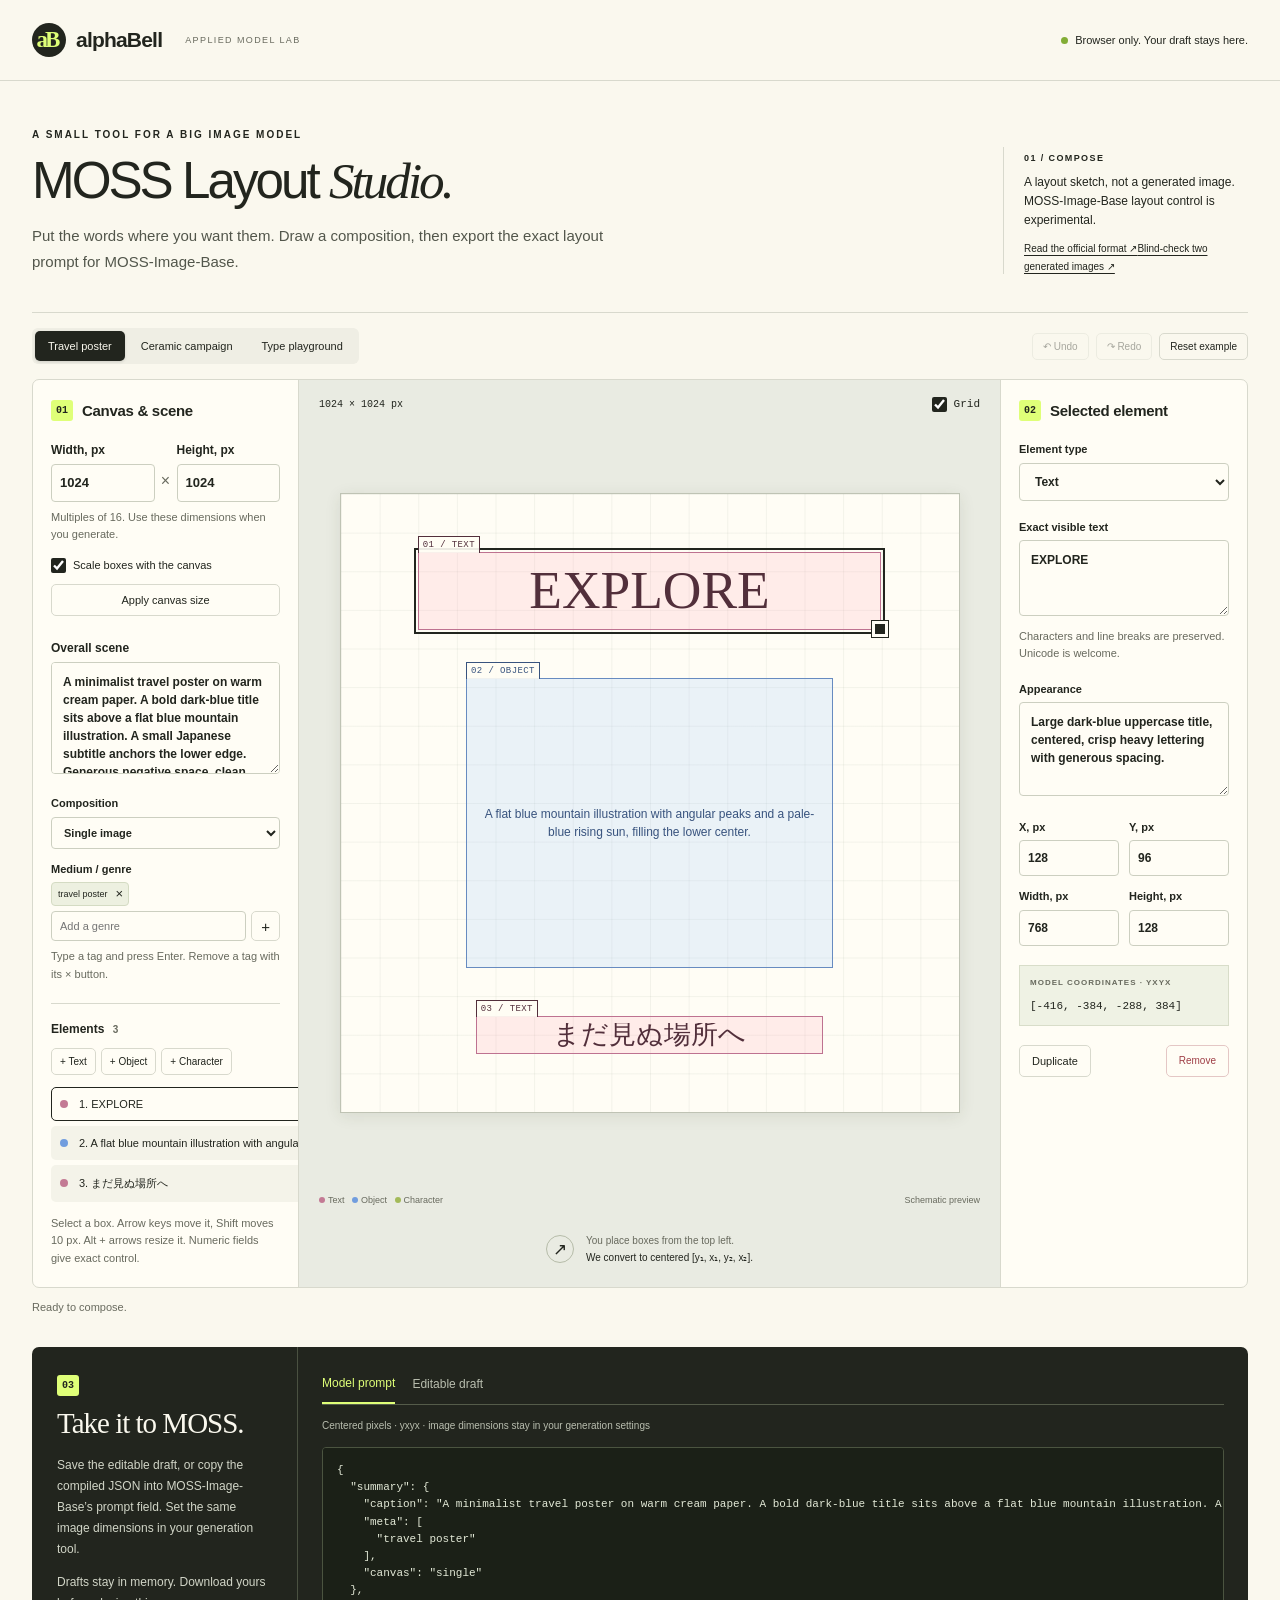
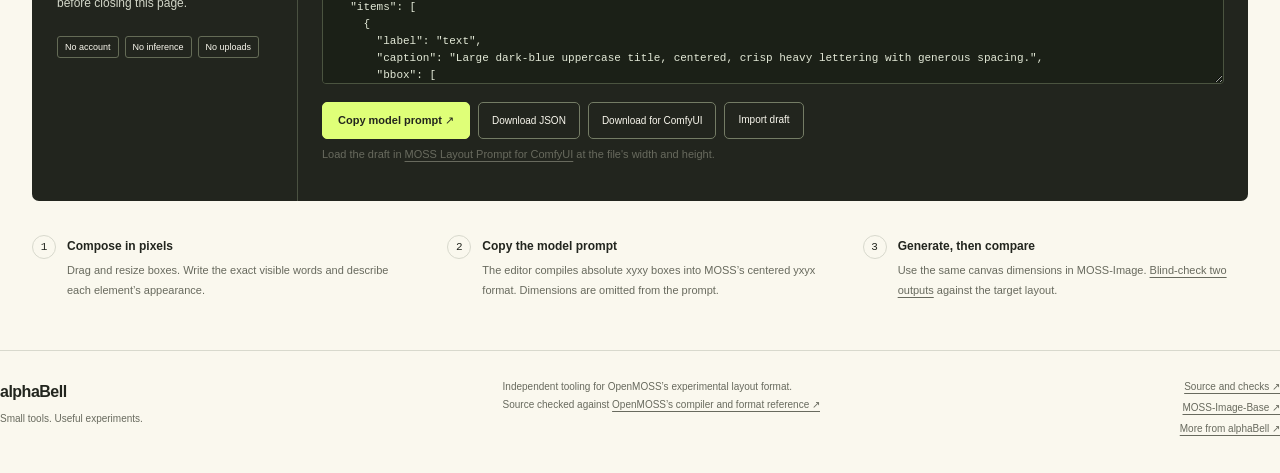
<file: index.html>
<!doctype html>
<html lang="en">
<head>
  <meta charset="UTF-8">
  <meta name="viewport" content="width=device-width, initial-scale=1">
  <meta name="description" content="Draw MOSS-Image layouts, export exact prompt JSON, then blind-check two generated images against the target text and boxes.">
  <meta property="og:title" content="MOSS Layout Studio by alphaBell">
  <meta property="og:description" content="Draw exact layout JSON, then blind-check two generated images against the target.">
  <meta property="og:image" content="https://huggingface.co/spaces/alphabell/MOSS-Layout-Studio/resolve/main/thumbnail.png">
  <meta property="og:url" content="https://huggingface.co/spaces/alphabell/MOSS-Layout-Studio">
  <meta name="twitter:card" content="summary_large_image">
  <meta http-equiv="Content-Security-Policy" content="default-src 'self'; script-src 'self'; style-src 'self' 'unsafe-inline'; img-src 'self' data:; connect-src 'none'; object-src 'none'; base-uri 'none'; form-action 'none'; frame-src 'none'">
  <title>MOSS Layout Studio · alphaBell</title>
  <link rel="icon" type="image/svg+xml" href="favicon.svg">
  <link rel="stylesheet" href="style.css">
</head>
<body>
  <a class="skip" href="#stage">Skip to layout editor</a>
  <header class="masthead">
    <a class="brand" href="https://huggingface.co/alphabell" target="_blank" rel="noreferrer"><span class="bell" aria-hidden="true">aB</span>alphaBell <span class="brand-lab">APPLIED MODEL LAB</span></a>
    <span class="local-badge"><span aria-hidden="true"></span> Browser only. Your draft stays here.</span>
  </header>
  <main>
    <section class="intro" aria-labelledby="title">
      <div><p class="eyebrow">A SMALL TOOL FOR A BIG IMAGE MODEL</p><h1 id="title">MOSS Layout <span>Studio.</span></h1><p class="dek">Put the words where you want them. Draw a composition, then export the exact layout prompt for MOSS-Image-Base.</p></div>
      <div class="intro-note"><span class="note-index">01 / COMPOSE</span><p>A layout sketch, not a generated image. MOSS-Image-Base layout control is experimental.</p><a href="https://github.com/OpenMOSS/MOSS-Image/blob/52b87fca23acedc399d062d593bec388aee9926a/USERGUIDE.md#layout-prompts-experimental" target="_blank" rel="noreferrer">Read the official format ↗</a><a href="evaluate.html">Blind-check two generated images ↗</a></div>
    </section>
    <div class="workspace-toolbar"><div class="segmented" aria-label="Example layouts"><button type="button" data-example="poster" class="active">Travel poster</button><button type="button" data-example="cup">Ceramic campaign</button><button type="button" data-example="type">Type playground</button></div><div class="history"><button id="undo" type="button" title="Undo last edit" disabled>↶ <span>Undo</span></button><button id="redo" type="button" title="Redo last edit" disabled>↷ <span>Redo</span></button><button id="reset" type="button">Reset example</button></div></div>
    <section class="workspace" aria-label="Layout workspace">
      <aside class="panel setup" aria-labelledby="canvas-title">
        <div class="panel-heading"><span class="section-number">01</span><h2 id="canvas-title">Canvas & scene</h2></div>
        <div class="dimension-row"><label>Width, px<input id="canvas-width" type="number" min="16" max="8192" step="16" value="1024"></label><span aria-hidden="true">×</span><label>Height, px<input id="canvas-height" type="number" min="16" max="8192" step="16" value="1024"></label></div>
        <p class="hint">Multiples of 16. Use these dimensions when you generate.</p>
        <label class="check-row"><input id="scale-boxes" type="checkbox" checked> Scale boxes with the canvas</label><button id="apply-size" class="secondary full" type="button">Apply canvas size</button>
        <label class="field-label">Overall scene<textarea id="scene-caption" rows="5"></textarea></label>
        <div class="two-fields"><label>Composition<select id="canvas-kind"><option value="single">Single image</option><option value="multi_panel">Multiple panels</option><option value="collage">Collage</option></select></label><div class="genre-field"><label for="scene-meta">Medium / genre</label><div id="scene-tags" class="scene-tags" aria-label="Genre tags"></div><div class="tag-add"><input id="scene-meta" type="text" aria-describedby="meta-help" placeholder="Add a genre"><button id="add-meta" type="button" aria-label="Add genre tag">+</button></div></div></div><p class="hint" id="meta-help">Type a tag and press Enter. Remove a tag with its × button.</p>
        <div class="layers-heading"><h3>Elements <span id="element-count">2</span></h3><div class="add-buttons"><button type="button" id="add-text">+ Text</button><button type="button" id="add-object">+ Object</button><button type="button" id="add-character">+ Character</button></div></div>
        <div id="layers" class="layers" aria-label="Layout elements"></div>
        <p class="hint keyboard-hint">Select a box. Arrow keys move it, Shift moves 10 px. Alt + arrows resize it. Numeric fields give exact control.</p>
      </aside>
      <section class="stage-panel" aria-label="Visual composition">
        <div class="stage-top"><span id="canvas-readout">1024 × 1024 px</span><label class="check-row"><input id="show-grid" type="checkbox" checked> Grid</label></div>
        <div class="stage-surround"><div id="stage" class="stage grid" role="group" aria-label="Layout canvas. Select an element to move or resize it."></div></div>
        <div class="stage-bottom"><span><span class="dot text-dot"></span>Text <span class="dot object-dot"></span>Object <span class="dot character-dot"></span>Character</span><span>Schematic preview</span></div>
        <div class="coordinate-note"><span class="coordinate-icon" aria-hidden="true">↗</span><p>You place boxes from the top left.<br><strong>We convert to centered [y₁, x₁, y₂, x₂].</strong></p></div>
      </section>
      <aside class="panel inspector" aria-labelledby="element-title"><div class="panel-heading"><span class="section-number">02</span><h2 id="element-title">Selected element</h2></div>
        <div id="empty-selection" hidden>Select an element to edit its appearance and position.</div>
        <div id="selection-fields"><label>Element type<select id="item-label"><option value="text">Text</option><option value="object">Object</option><option value="character">Character</option></select></label>
          <label id="literal-field">Exact visible text<textarea id="item-text" rows="3" spellcheck="false"></textarea><span class="hint">Characters and line breaks are preserved. Unicode is welcome.</span></label>
          <label>Appearance<textarea id="item-caption" rows="4"></textarea></label>
          <div class="box-fields"><label>X, px<input id="box-x" type="number" min="0" step="1"></label><label>Y, px<input id="box-y" type="number" min="0" step="1"></label><label>Width, px<input id="box-w" type="number" min="1" step="1"></label><label>Height, px<input id="box-h" type="number" min="1" step="1"></label></div>
          <div class="coord-card"><span>MODEL COORDINATES · YXYX</span><output id="centered-readout"></output></div>
          <div class="item-actions"><button id="duplicate" type="button" class="secondary">Duplicate</button><button id="delete" type="button" class="danger">Remove</button></div>
        </div>
      </aside>
    </section>
    <p id="status" class="status" role="status" aria-live="polite">Ready to compose.</p>
    <p id="layout-warning" class="layout-warning" hidden></p>
    <section class="export-panel" aria-labelledby="export-title"><div class="export-intro"><span class="section-number">03</span><h2 id="export-title">Take it to MOSS.</h2><p>Save the editable draft, or copy the compiled JSON into MOSS-Image-Base’s prompt field. Set the same image dimensions in your generation tool.</p><p class="save-note">Drafts stay in memory. Download yours before closing this page.</p><div class="export-facts"><span>No account</span><span>No inference</span><span>No uploads</span></div></div>
      <div class="export-code"><div class="code-tabs" role="tablist" aria-label="JSON format"><button type="button" id="tab-prompt" role="tab" aria-selected="true" aria-controls="json-output">Model prompt</button><button type="button" id="tab-draft" role="tab" aria-selected="false" aria-controls="json-output" tabindex="-1">Editable draft</button></div><p id="format-help" class="format-help">Centered pixels · yxyx · image dimensions stay in your generation settings</p><textarea id="json-output" readonly spellcheck="false" aria-label="Compiled MOSS model prompt"></textarea><div class="export-actions"><button id="copy" type="button" class="primary">Copy model prompt <span aria-hidden="true">↗</span></button><button id="download" type="button" class="secondary">Download JSON</button><button id="download-comfy" type="button" class="secondary">Download for ComfyUI</button><label class="file-button secondary">Import draft<input id="import" type="file" accept=".json,application/json"></label></div><p class="hint">Load the draft in <a href="https://github.com/LinXce/Comfyui-Moss-LayoutPrompt" target="_blank" rel="noopener noreferrer">MOSS Layout Prompt for ComfyUI</a> at the file's width and height.</p></div>
    </section>
    <section class="how-it-works" aria-label="Using the exported layout"><article><span>1</span><div><h3>Compose in pixels</h3><p>Drag and resize boxes. Write the exact visible words and describe each element’s appearance.</p></div></article><article><span>2</span><div><h3>Copy the model prompt</h3><p>The editor compiles absolute xyxy boxes into MOSS’s centered yxyx format. Dimensions are omitted from the prompt.</p></div></article><article><span>3</span><div><h3>Generate, then compare</h3><p>Use the same canvas dimensions in MOSS-Image. <a href="evaluate.html">Blind-check two outputs</a> against the target layout.</p></div></article></section>
  </main>
  <footer><div><strong>alphaBell</strong><p>Small tools. Useful experiments.</p></div><p>Independent tooling for OpenMOSS’s experimental layout format.<br>Source checked against <a href="https://github.com/OpenMOSS/MOSS-Image/tree/52b87fca23acedc399d062d593bec388aee9926a/skills/moss-image-prompt-enhancer" target="_blank" rel="noreferrer">OpenMOSS’s compiler and format reference ↗</a></p><nav aria-label="Project links"><a href="https://github.com/alphabell-research/moss-layout-studio" target="_blank" rel="noreferrer">Source and checks ↗</a><a href="https://huggingface.co/OpenMOSS-Team/MOSS-Image-Base" target="_blank" rel="noreferrer">MOSS-Image-Base ↗</a><a href="https://huggingface.co/alphabell" target="_blank" rel="noreferrer">More from alphaBell ↗</a></nav></footer>
  <script src="app.js" type="module"></script>
</body>
</html>
</file>
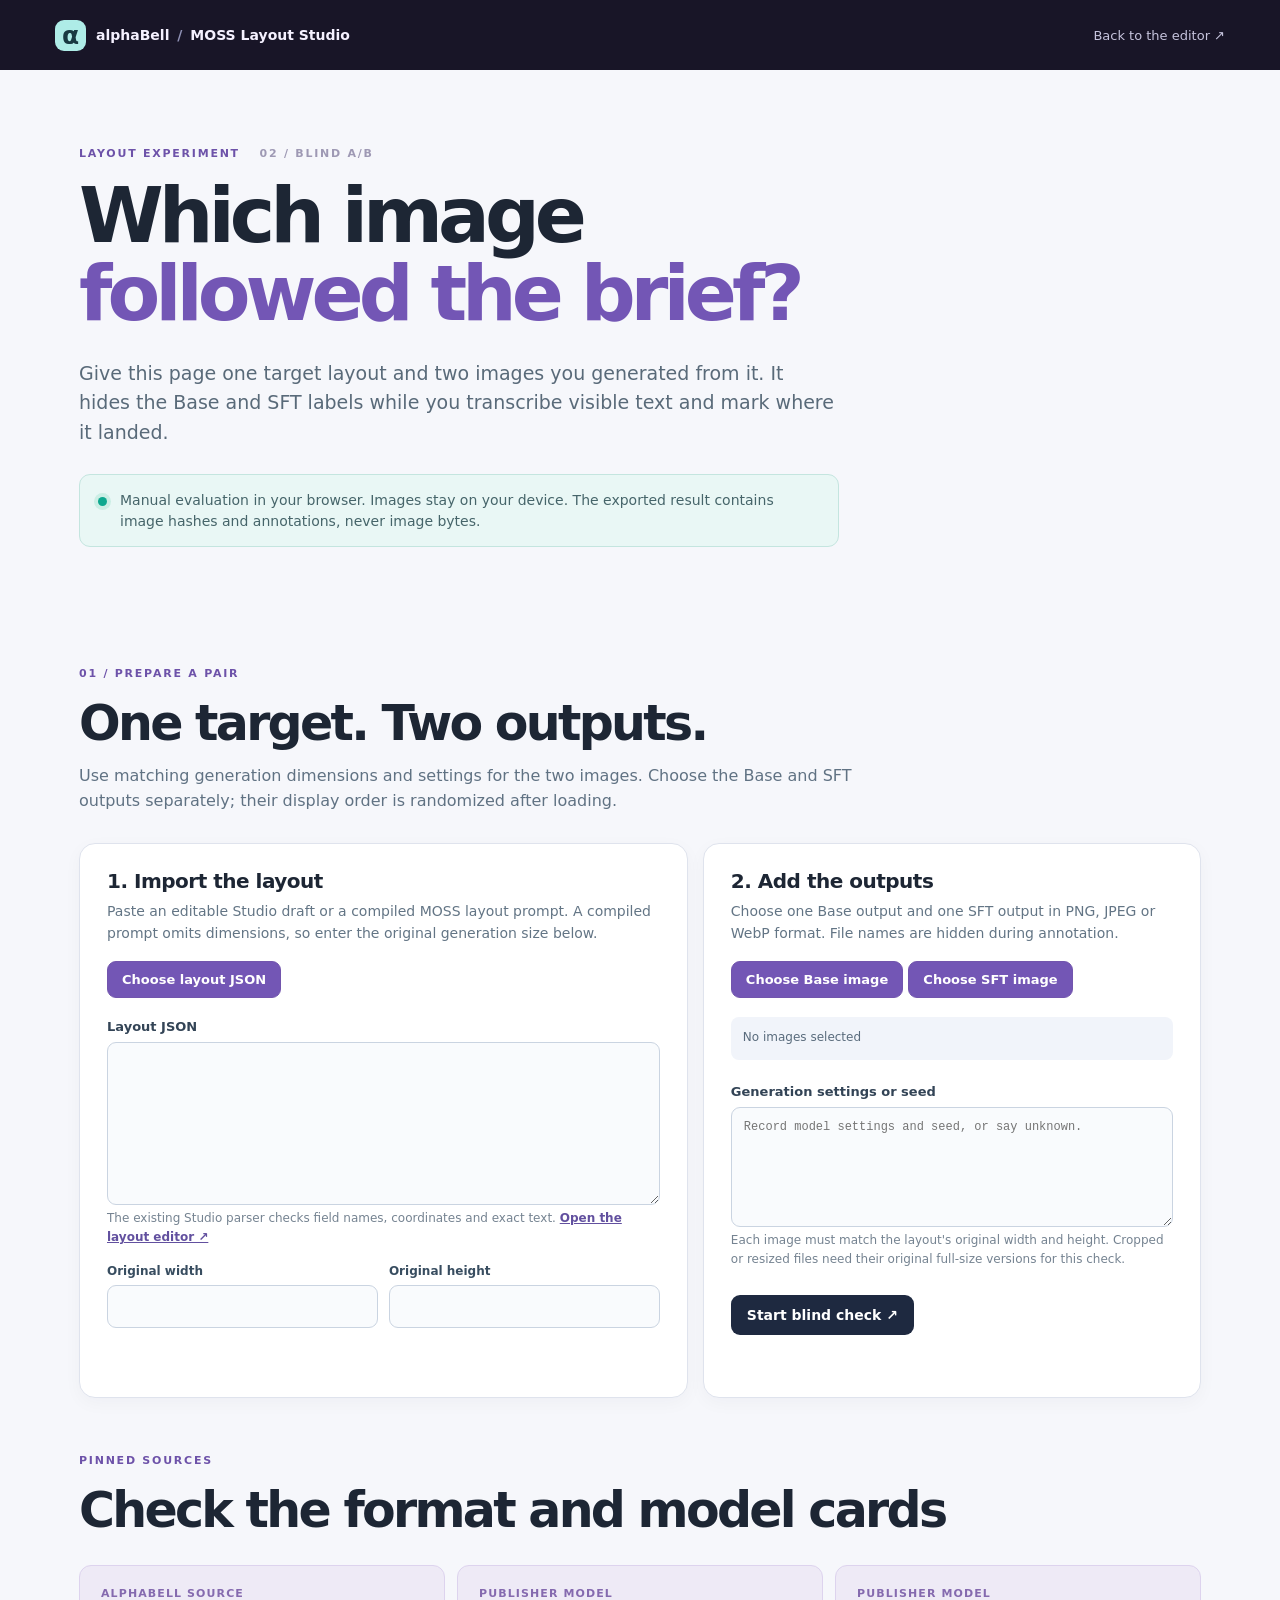
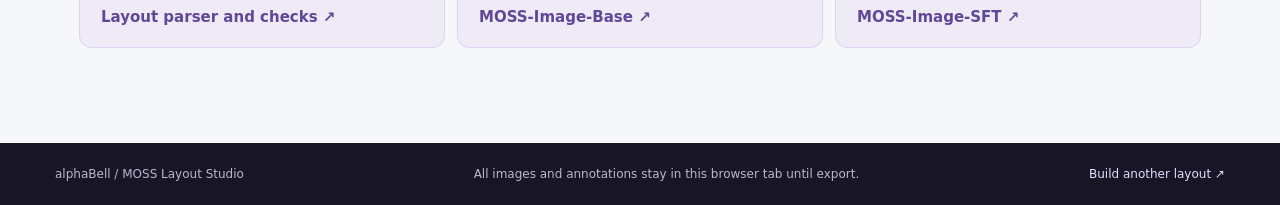
<file: evaluate.html>
<!doctype html>
<html lang="en">
<head>
  <meta charset="utf-8">
  <meta name="viewport" content="width=device-width, initial-scale=1">
  <meta name="theme-color" content="#181527">
  <meta name="description" content="Blindly compare two locally generated MOSS images against an exact text layout. Browser-only annotations and export by alphaBell.">
  <meta http-equiv="Content-Security-Policy" content="default-src 'self'; script-src 'self'; style-src 'self'; img-src 'self' data: blob:; connect-src 'none'; object-src 'none'; base-uri 'none'; form-action 'none'; frame-src 'none'">
  <title>MOSS Blind Layout Check | alphaBell</title>
  <link rel="icon" href="favicon.svg">
  <link rel="stylesheet" href="evaluate.css">
  <script type="module" src="evaluate.mjs"></script>
</head>
<body>
  <header class="topbar"><a class="brand" href="index.html"><span class="mark">α</span><span>alphaBell <i>/</i> MOSS Layout Studio</span></a><a class="back" href="index.html">Back to the editor ↗</a></header>
  <main>
    <section class="intro"><p class="eyebrow">Layout experiment <span>02 / Blind A/B</span></p><h1>Which image<br><em>followed the brief?</em></h1><p class="lead">Give this page one target layout and two images you generated from it. It hides the Base and SFT labels while you transcribe visible text and mark where it landed.</p><div class="scope"><span class="scope-dot"></span><p>Manual evaluation in your browser. Images stay on your device. The exported result contains image hashes and annotations, never image bytes.</p></div></section>

    <section class="setup" id="setup" aria-labelledby="setup-title"><div class="section-head"><p class="eyebrow">01 / Prepare a pair</p><h2 id="setup-title">One target. Two outputs.</h2><p>Use matching generation dimensions and settings for the two images. Choose the Base and SFT outputs separately; their display order is randomized after loading.</p></div><div class="setup-grid"><div class="setup-card"><h3>1. Import the layout</h3><p>Paste an editable Studio draft or a compiled MOSS layout prompt. A compiled prompt omits dimensions, so enter the original generation size below.</p><label class="file-button" for="layout-file">Choose layout JSON</label><input id="layout-file" type="file" accept=".json,application/json" hidden><label for="layout-json" class="field-label">Layout JSON</label><textarea id="layout-json" spellcheck="false" rows="8" aria-describedby="layout-note"></textarea><p class="small" id="layout-note">The existing Studio parser checks field names, coordinates and exact text. <a href="index.html">Open the layout editor ↗</a></p><div class="dimensions"><label for="layout-width">Original width<input id="layout-width" type="number" min="16" max="8192" step="16" inputmode="numeric"></label><label for="layout-height">Original height<input id="layout-height" type="number" min="16" max="8192" step="16" inputmode="numeric"></label></div></div><div class="setup-card"><h3>2. Add the outputs</h3><p>Choose one Base output and one SFT output in PNG, JPEG or WebP format. File names are hidden during annotation.</p><label class="file-button" for="base-image">Choose Base image</label><input id="base-image" type="file" accept="image/png,image/jpeg,image/webp" hidden> <label class="file-button" for="sft-image">Choose SFT image</label><input id="sft-image" type="file" accept="image/png,image/jpeg,image/webp" hidden><p class="file-status" id="image-status">No images selected</p><label for="generation-notes" class="field-label">Generation settings or seed</label><textarea id="generation-notes" rows="4" maxlength="1200" placeholder="Record model settings and seed, or say unknown."></textarea><p class="small">Each image must match the layout's original width and height. Cropped or resized files need their original full-size versions for this check.</p><button id="start" class="start" type="button">Start blind check ↗</button><p class="error" id="setup-error" role="alert"></p></div></div></section>

    <section class="evaluation" id="evaluation" aria-labelledby="evaluation-title" hidden><div class="section-head"><p class="eyebrow">02 / Observe without labels</p><h2 id="evaluation-title">Mark what you can see</h2><p>Draw a rectangle around each visible text region, then transcribe its exact characters. Use the numeric box fields for keyboard entry. Mark missing or illegible text when needed.</p></div><div class="progress"><span id="progress-label">Text region 1 of 1</span><span id="progress-count">0 of 2 observations complete</span></div><article class="target"><div><p class="eyebrow">Target text</p><pre id="target-text"></pre><p id="target-caption"></p></div><div class="target-facts"><span id="target-coordinates"></span><small>Blue outlines show the target. Orange outlines show your observed location.</small></div></article><div class="sides"><section class="side" data-side="A" aria-labelledby="side-a-title"><div class="side-head"><span class="side-letter" id="side-a-title">A</span><span>Identity hidden</span></div><canvas id="canvas-a" aria-label="Image A with target and observed boxes"></canvas><div class="status-choices" role="group" aria-label="Image A text status"><button type="button" data-status="visible">Visible</button><button type="button" data-status="missing">Missing</button><button type="button" data-status="illegible">Illegible</button></div><label for="text-a">Characters you can read<textarea id="text-a" rows="3" maxlength="2000" spellcheck="false"></textarea></label><div class="box-fields" aria-label="Image A observed text box"><label>X<input type="number" data-coordinate="x" min="0" step="1"></label><label>Y<input type="number" data-coordinate="y" min="0" step="1"></label><label>Width<input type="number" data-coordinate="w" min="1" step="1"></label><label>Height<input type="number" data-coordinate="h" min="1" step="1"></label></div><p class="canvas-note">Drag across the image to mark the observed text, or enter its box above.</p></section><section class="side" data-side="B" aria-labelledby="side-b-title"><div class="side-head"><span class="side-letter" id="side-b-title">B</span><span>Identity hidden</span></div><canvas id="canvas-b" aria-label="Image B with target and observed boxes"></canvas><div class="status-choices" role="group" aria-label="Image B text status"><button type="button" data-status="visible">Visible</button><button type="button" data-status="missing">Missing</button><button type="button" data-status="illegible">Illegible</button></div><label for="text-b">Characters you can read<textarea id="text-b" rows="3" maxlength="2000" spellcheck="false"></textarea></label><div class="box-fields" aria-label="Image B observed text box"><label>X<input type="number" data-coordinate="x" min="0" step="1"></label><label>Y<input type="number" data-coordinate="y" min="0" step="1"></label><label>Width<input type="number" data-coordinate="w" min="1" step="1"></label><label>Height<input type="number" data-coordinate="h" min="1" step="1"></label></div><p class="canvas-note">Drag across the image to mark the observed text, or enter its box above.</p></section></div><div class="navigation"><button id="previous" type="button">← Previous text</button><button id="next" type="button">Next text →</button><button id="reveal" type="button" disabled>Reveal the pair</button></div><p class="error" id="evaluation-error" role="alert"></p></section>

    <section class="results" id="results" aria-labelledby="results-title" hidden><div class="section-head"><p class="eyebrow">03 / This pair</p><h2 id="results-title">What the annotations show</h2><p>These figures describe two images and human observations. They are not OCR output or a general Base-versus-SFT benchmark.</p></div><div id="result-cards" class="result-cards"></div><p class="result-note">Exact text keeps Unicode and line breaks. Missing text counts as a full miss. Illegible text is reported separately and excluded from averages. Placement compares your drawn box with the requested box.</p><button id="download" type="button">Download annotation JSON ↗</button><p class="small">The JSON includes source revisions, the validated layout, image SHA-256 digests, manual annotations, settings and randomized A/B mapping. Image pixels remain local.</p></section>

    <section class="source" aria-labelledby="source-title"><div class="section-head"><p class="eyebrow">Pinned sources</p><h2 id="source-title">Check the format and model cards</h2></div><div class="source-grid"><a href="https://huggingface.co/spaces/alphabell/MOSS-Layout-Studio/blob/1210c33a99640fdcc7ae8dbc0cdddc03bafa4632/layout.mjs" target="_blank" rel="noopener noreferrer"><span>alphaBell source</span><strong>Layout parser and checks ↗</strong></a><a href="https://huggingface.co/OpenMOSS-Team/MOSS-Image-Base/tree/85975793d8b3d432f1b6e27f352abaa4c2a4c0d3" target="_blank" rel="noopener noreferrer"><span>Publisher model</span><strong>MOSS-Image-Base ↗</strong></a><a href="https://huggingface.co/OpenMOSS-Team/MOSS-Image-SFT/tree/f972bd4b4b9e3852133cc5da954d87bc32cd8fb9" target="_blank" rel="noopener noreferrer"><span>Publisher model</span><strong>MOSS-Image-SFT ↗</strong></a></div></section>
  </main>
  <footer><span>alphaBell / MOSS Layout Studio</span><span>All images and annotations stay in this browser tab until export.</span><a href="index.html">Build another layout ↗</a></footer>
</body>
</html>
</file>
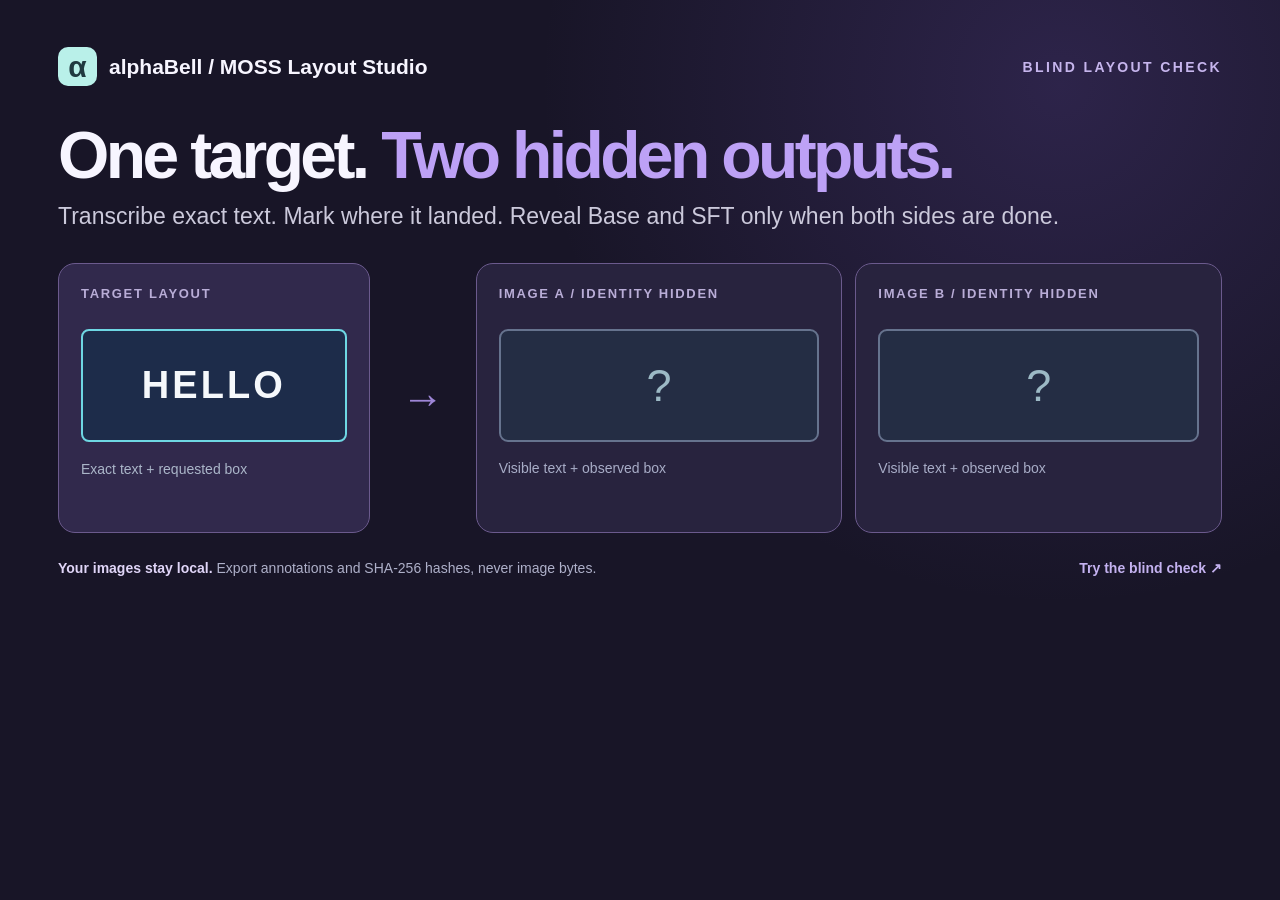
<file: standalone/thumbnail.html>
<!doctype html><html lang="en"><head><meta charset="utf-8"><style>
*{box-sizing:border-box}html,body{width:1280px;height:720px;margin:0}body{font-family:Arial,Helvetica,sans-serif;background:#181527;color:#f7f5ff;overflow:hidden}.frame{padding:47px 58px;height:100%;background:radial-gradient(circle at 1060px 85px,#674caa44,transparent 42%),#181527}.top{display:flex;align-items:center;justify-content:space-between}.brand{display:flex;gap:12px;align-items:center;font-size:21px;font-weight:750}.mark{width:39px;height:39px;display:grid;place-items:center;border-radius:10px;background:#b9f0e9;color:#1f3940;font-size:30px}.eyebrow{color:#c6b5ed;font-size:14px;font-weight:780;text-transform:uppercase;letter-spacing:.17em}h1{font-size:66px;letter-spacing:-.055em;line-height:1.02;margin:36px 0 13px}h1 span{color:#bda1f6}.lead{font-size:23px;line-height:1.3;color:#cbc9db;margin:0}.flow{display:grid;grid-template-columns:.85fr 80px 1fr 1fr;gap:13px;align-items:stretch;margin-top:31px}.card{min-height:270px;padding:22px;border:1px solid #6b5a8d;border-radius:17px;background:#28233e}.card .label{font-size:13px;color:#b9add7;text-transform:uppercase;letter-spacing:.13em;font-weight:750}.target{background:#31294c}.targetbox{border:2px solid #6ed7e3;background:#1d2c4a;border-radius:8px;margin-top:28px;height:113px;display:grid;place-items:center;color:#f5f8fb;font-weight:780;font-size:38px;letter-spacing:.08em}.target .caption{font-size:14px;color:#abb6c9;margin-top:19px}.arrow{display:grid;place-items:center;font-size:43px;color:#9e86d7;font-weight:700}.preview{border:2px solid #66738e;border-radius:9px;margin-top:28px;height:113px;display:grid;place-items:center;background:#242d44;font-size:45px;color:#9cb9c5}.card small{display:block;font-size:14px;color:#a8adc7;margin-top:18px}.bottom{display:flex;justify-content:space-between;align-items:center;margin-top:27px;font-size:14px;color:#aeb0c9}.bottom strong{color:#e0d5f8}.bottom .url{font-weight:720;color:#c4b2f0}
</style></head><body><div class="frame"><div class="top"><div class="brand"><span class="mark">α</span>alphaBell / MOSS Layout Studio</div><div class="eyebrow">Blind layout check</div></div><h1>One target. <span>Two hidden outputs.</span></h1><p class="lead">Transcribe exact text. Mark where it landed. Reveal Base and SFT only when both sides are done.</p><div class="flow"><div class="card target"><div class="label">Target layout</div><div class="targetbox">HELLO</div><div class="caption">Exact text + requested box</div></div><div class="arrow">→</div><div class="card"><div class="label">Image A / identity hidden</div><div class="preview">?</div><small>Visible text + observed box</small></div><div class="card"><div class="label">Image B / identity hidden</div><div class="preview">?</div><small>Visible text + observed box</small></div></div><div class="bottom"><span><strong>Your images stay local.</strong> Export annotations and SHA-256 hashes, never image bytes.</span><span class="url">Try the blind check ↗</span></div></div></body></html>
</file>
<file: style.css>
:root{--ink:#22251e;--muted:#686a5e;--paper:#faf8ee;--line:#d8d9cd;--green:#dfff78;--pink:#ff9bb1;--blue:#9bc5ff;--card:#fffdf5;font-family:Arial,Helvetica,sans-serif;color:var(--ink);background:var(--paper);font-synthesis:none}*{box-sizing:border-box}body{margin:0}button,input,select,textarea{font:inherit}button,a,input,select,textarea{outline-offset:4px}button{cursor:pointer}button:disabled{opacity:.38;cursor:default}button{border:1px solid var(--line);background:transparent;border-radius:5px;padding:9px 12px;color:inherit}button:hover:not(:disabled),.file-button:hover{border-color:var(--ink);background:#f1f0e5}button:focus-visible,a:focus-visible,input:focus-visible,select:focus-visible,textarea:focus-visible{outline:3px solid #3068d5}a{color:inherit;text-underline-offset:3px}input,select,textarea{border:1px solid #cccfc0;border-radius:4px;padding:10px 11px;background:var(--card);color:var(--ink);min-width:0;width:100%}textarea{resize:vertical;line-height:1.5}label{display:block;font-size:12px;font-weight:700;line-height:1.5}label input,label select,label textarea{margin-top:5px}label .hint{display:block}input[type=checkbox]{width:15px;height:15px;accent-color:var(--ink);margin:0}.check-row{display:flex;align-items:center;gap:7px;font-size:11px;font-weight:400}.hint{font-size:11px;line-height:1.6;color:var(--muted);font-weight:400;margin:7px 0 13px}.skip{position:fixed;top:-100px;left:16px;background:var(--green);padding:14px;z-index:100}.skip:focus{top:12px}.masthead{height:81px;display:flex;align-items:center;justify-content:space-between;max-width:1552px;margin:auto;padding:0 32px;border-bottom:1px solid var(--line)}.brand{font-size:21px;letter-spacing:-.8px;text-decoration:none;display:flex;align-items:center;gap:10px;font-weight:800}.bell{display:flex;align-items:center;justify-content:center;font-family:Georgia,serif;letter-spacing:-3px;padding-right:4px;background:var(--ink);color:var(--green);width:34px;height:34px;border-radius:50%;font-size:23px}.brand-lab{font-size:9px;letter-spacing:1.4px;margin-left:13px;font-weight:500;color:var(--muted)}.local-badge{font-size:11px;display:flex;align-items:center;gap:7px}.local-badge>span{width:7px;height:7px;border-radius:50%;background:#82ad35}main{max-width:1552px;margin:auto;padding:0 32px}.intro{display:flex;justify-content:space-between;gap:48px;align-items:end;padding:48px 0 38px}.eyebrow{font-size:10px;letter-spacing:2px;font-weight:700;margin:0 0 15px}h1{font-size:clamp(38px,4vw,64px);font-weight:500;letter-spacing:-3px;margin:0 0 17px;line-height:1}h1 span{font-family:Georgia,'Times New Roman',serif;font-style:italic}.dek{font-size:15px;line-height:1.7;max-width:590px;margin:0;color:#52564b}.intro-note{width:245px;flex-shrink:0;border-left:1px solid var(--line);padding:0 0 0 20px}.note-index{font-size:9px;letter-spacing:1.4px;font-weight:700}.intro-note p{font-size:12px;line-height:1.6;margin:8px 0}.intro-note a{font-size:10px}.workspace-toolbar{display:flex;justify-content:space-between;gap:18px;align-items:center;border-top:1px solid var(--line);padding:15px 0}.segmented{display:flex;gap:3px;background:#efeee4;padding:3px;border-radius:6px}.segmented button{border:0;font-size:11px;padding:9px 13px}.segmented button.active{background:var(--ink);color:var(--paper);box-shadow:0 1px 3px #0002}.history{display:flex;gap:7px;font-size:10px}.history button{padding:7px 10px}.workspace{border:1px solid var(--line);border-radius:7px;display:grid;grid-template-columns:265px minmax(250px,1fr) 246px;overflow:hidden;background:var(--card)}.panel{padding:20px 18px}.panel-heading{display:flex;align-items:center;gap:9px;margin:0 0 20px}.section-number{font-family:monospace;font-size:10px;font-weight:700;background:var(--green);border-radius:3px;padding:5px}h2{font-size:15px;font-weight:600;letter-spacing:-.3px;margin:0}.dimension-row{display:grid;grid-template-columns:1fr 12px 1fr;gap:5px;align-items:end}.dimension-row>span{padding-bottom:12px;color:var(--muted);text-align:center}.dimension-row input{font-size:13px;padding:8px}.full{width:100%;margin:11px 0 23px}.secondary{background:#fffdf5;font-size:11px}.field-label{margin-bottom:16px}.two-fields{display:grid;gap:12px}.two-fields label{font-size:11px}.two-fields select,.two-fields input{font-size:11px;padding:8px}.layers-heading{border-top:1px solid var(--line);padding-top:18px;margin-top:19px}h3{font-size:12px;margin:0 0 12px}.layers-heading h3 span{font-size:10px;color:var(--muted);padding-left:5px}.add-buttons{display:flex;gap:5px;flex-wrap:wrap}.add-buttons button{font-size:10px;padding:7px 8px}.layers{display:grid;gap:5px;margin-top:12px}.layer{display:flex;align-items:center;gap:8px;width:100%;font-size:11px;max-width:100%;text-align:left;padding:10px 8px;background:#f4f3e9;border-color:transparent}.layer[aria-pressed=true]{border-color:var(--ink);background:#fffdf5}.layer-label{white-space:nowrap;text-overflow:ellipsis;overflow:hidden;flex:1}.layer-type{font-size:8px;color:var(--muted);text-transform:uppercase}.dot{display:inline-block;width:8px;height:8px;border-radius:50%;flex-shrink:0;margin-right:3px}.text-dot{background:#c37a94}.object-dot{background:#719dde}.character-dot{background:#a3ba59}.keyboard-hint{padding-top:6px;margin-bottom:0}.stage-panel{background:#e9ebe2;border-left:1px solid var(--line);border-right:1px solid var(--line);padding:16px 20px 21px;display:flex;flex-direction:column;justify-content:flex-start;min-width:0}.stage-top{display:flex;justify-content:space-between;align-items:center;font-family:monospace;font-size:10px;margin-bottom:18px}.stage-surround{display:flex;justify-content:center;align-items:center;min-height:360px;flex:1}.stage{background-color:#fffdf5;position:relative;width:100%;aspect-ratio:1;box-shadow:0 3px 15px #343c1d19;touch-action:none;overflow:hidden;border:1px solid #bfc3b4;isolation:isolate;max-height:620px}.stage.grid{background-image:linear-gradient(#84917c19 1px,transparent 1px),linear-gradient(90deg,#84917c19 1px,transparent 1px);background-size:6.25% 6.25%}.layout-box{position:absolute;display:block;appearance:none;border:1px solid #be7290;background:#ff9bb12d;border-radius:0;padding:0;text-align:center;touch-action:none;overflow:visible;color:#522f3b;user-select:none;cursor:grab;min-width:0;min-height:0}.layout-box:hover:not(:disabled){background:#ff9bb146;border-color:#9b4567}.layout-box.object{border-color:#678bc0;background:#9bc5ff36;color:#38537e}.layout-box.character{border-color:#91a950;background:#dfff7838;color:#56652a}.layout-box[aria-pressed=true]{outline:2px solid var(--ink);outline-offset:2px;z-index:3}.layout-box.dragging{cursor:grabbing}.box-content{display:flex;align-items:center;justify-content:center;position:absolute;inset:6px;overflow:hidden;font-family:Georgia,'Times New Roman',serif;line-height:1.12;white-space:pre-wrap;overflow-wrap:anywhere;pointer-events:none}.layout-box:not(.text) .box-content{font-family:Arial,sans-serif;font-size:12px;padding:8px;line-height:1.5}.box-number{position:absolute;left:-1px;top:-17px;font:9px monospace;letter-spacing:.4px;background:#fffdf5e8;border:1px solid currentColor;border-bottom:0;padding:2px 4px;line-height:12px;pointer-events:none;white-space:nowrap}.resize-handle{position:absolute;right:-8px;bottom:-8px;width:16px;height:16px;cursor:nwse-resize;background:var(--ink);border:3px solid #fffdf5;box-shadow:0 0 0 1px var(--ink);display:none;touch-action:none;z-index:5}.layout-box[aria-pressed=true] .resize-handle{display:block}.stage-bottom{display:flex;justify-content:space-between;gap:5px;font-size:9px;color:var(--muted);margin:17px 0 0;line-height:1.7}.stage-bottom .dot{width:6px;height:6px;margin-left:5px}.stage-bottom .dot:first-child{margin-left:0}.coordinate-note{display:flex;align-items:center;justify-content:center;gap:12px;margin-top:24px}.coordinate-note p{font-size:10px;line-height:1.7;margin:0;color:var(--muted)}.coordinate-note strong{font-weight:500;color:var(--ink)}.coordinate-icon{border:1px solid #b6bca9;border-radius:50%;width:28px;height:28px;display:flex;align-items:center;justify-content:center;font-size:17px}.inspector label{margin-bottom:18px;font-size:11px}.inspector input,.inspector select,.inspector textarea{font-size:12px}.inspector textarea{font-size:12px}.box-fields{display:grid;grid-template-columns:1fr 1fr;gap:0 10px}.box-fields label{margin-bottom:12px}.box-fields input{padding:8px}.coord-card{background:#eff2e4;border:1px solid #d8ddc9;padding:12px 10px;margin:7px 0 19px}.coord-card>span{display:block;font-size:8px;font-weight:700;letter-spacing:1px;color:var(--muted);margin-bottom:8px}.coord-card output{font:11px monospace;white-space:nowrap}.item-actions{display:flex;justify-content:space-between;gap:8px}.danger{color:#9f3e46;border-color:#e4c7c5;font-size:10px}.status{font-size:11px;line-height:1.6;min-height:18px;margin:11px 0 30px;color:var(--muted)}.status.error{color:#a53139;font-weight:700}.export-panel{display:grid;grid-template-columns:265px 1fr;background:var(--ink);border-radius:7px;color:var(--paper);overflow:hidden}.export-intro{padding:27px 25px}.export-intro h2{font-family:Georgia,serif;font-size:29px;font-weight:400;letter-spacing:-1px;margin:15px 0}.export-intro .section-number{color:var(--ink)}.export-intro p{font-size:12px;line-height:1.75;color:#d1d5c7}.export-facts{display:flex;gap:6px;flex-wrap:wrap;font-size:9px;margin-top:22px}.export-facts span{border:1px solid #646b56;padding:5px 7px;border-radius:3px}.export-code{padding:21px 24px 24px;border-left:1px solid #4a5141;min-width:0}.code-tabs{display:flex;gap:17px;border-bottom:1px solid #555c4a}.code-tabs button{border:0;border-radius:0;color:#b9beaf;font-size:12px;padding:8px 0 12px}.code-tabs button[aria-selected=true]{border-bottom:2px solid var(--green);color:var(--green)}.code-tabs button:hover:not(:disabled){background:transparent;color:#fff}.format-help{color:#b9beaf;font-size:10px;line-height:1.6;margin:13px 0}.export-code textarea{background:#1b2017;color:#e3e9d7;font:11px/1.55 monospace;height:237px;border-color:#4b5440;white-space:pre;padding:14px;tab-size:2}.export-actions{display:flex;gap:8px;margin-top:14px;flex-wrap:wrap}.primary{background:var(--green);color:var(--ink);border-color:var(--green);font-size:11px;font-weight:700;padding:11px 15px}.primary:hover:not(:disabled){background:#efffb2}.primary span{margin-left:14px}.export-actions .secondary{background:transparent;border-color:#747c65;color:var(--paper);font-size:10px;padding:11px 13px}.export-actions .secondary:hover{color:var(--ink);background:var(--paper)}.file-button{cursor:pointer;display:inline-block;border:1px solid;border-radius:5px;line-height:normal;font-weight:400}.file-button input{position:absolute;width:1px;height:1px;opacity:0;overflow:hidden}.file-button:focus-within{outline:3px solid #8caeeb;outline-offset:4px}.how-it-works{display:grid;grid-template-columns:repeat(3,1fr);gap:30px;margin:34px 0 49px}.how-it-works article{display:flex;gap:11px}.how-it-works article>span{font:11px monospace;border:1px solid var(--line);border-radius:50%;width:24px;height:24px;display:flex;align-items:center;justify-content:center;flex-shrink:0}.how-it-works h3{font-size:12px;margin:4px 0 8px}.how-it-works p{font-size:11px;line-height:1.8;color:var(--muted);margin:0;max-width:340px}footer{max-width:1488px;margin:0 auto;border-top:1px solid var(--line);padding:27px 0 35px;display:flex;justify-content:space-between;gap:30px;font-size:10px;line-height:1.8;color:var(--muted)}footer strong{font-size:16px;letter-spacing:-.5px;color:var(--ink)}footer p{margin:4px 0}footer>p{margin-top:0}footer nav{display:flex;flex-direction:column;align-items:end;gap:3px}[hidden]{display:none!important}@media(min-width:1600px){.workspace{grid-template-columns:285px minmax(250px,1fr) 265px}}@media(max-width:1140px){.workspace{grid-template-columns:235px minmax(230px,1fr) 220px}.panel{padding:18px 14px}.stage-panel{padding:16px 14px}.brand-lab{display:none}main{padding:0 22px}.masthead{padding:0 22px}footer{margin:0 22px}.stage-surround{min-height:280px}.export-panel{grid-template-columns:235px 1fr}}@media(max-width:900px){.workspace{grid-template-columns:230px minmax(240px,1fr)}.inspector{grid-column:1/-1;border-top:1px solid var(--line)}.inspector #selection-fields{display:grid;grid-template-columns:1fr 1fr 1fr;gap:0 20px}.inspector #item-caption{min-height:110px}.inspector .box-fields{grid-column:2;grid-row:2}.inspector .coord-card{grid-column:3;grid-row:2}.inspector .item-actions{grid-column:1;grid-row:2;align-items:start}.inspector .panel-heading{margin-bottom:15px}.inspector label{margin-bottom:12px}.inspector label:first-child{grid-column:1}.stage-panel{border-right:0}.stage-surround{min-height:360px}.intro{gap:25px}.intro-note{width:215px}h1{font-size:48px}.how-it-works{gap:18px}.export-intro{padding:24px 20px}}@media(max-width:650px){.masthead{height:68px;padding:0 16px}.local-badge{font-size:9px;max-width:138px;line-height:1.5}.local-badge>span{flex-shrink:0}.brand{font-size:19px;gap:7px}main{padding:0 14px}.intro{display:block;padding:32px 0 25px}.eyebrow{font-size:8px;letter-spacing:1.7px}h1{font-size:43px;letter-spacing:-2.3px;margin-bottom:14px}.dek{font-size:13px;line-height:1.65}.intro-note{border:0;padding:12px 0 0;width:auto}.intro-note .note-index{display:none}.intro-note p{font-size:10px;margin:0}.intro-note a{font-size:9px;display:inline-block;margin-top:3px}.workspace-toolbar{align-items:start;flex-direction:column;gap:10px;padding:11px 0}.segmented{width:100%;justify-content:space-between}.segmented button{font-size:10px;padding:8px 10px}.history{align-self:end}.history button{font-size:9px;padding:5px 9px}.workspace{display:flex;flex-direction:column}.setup{order:2}.stage-panel{order:1;border:0;border-bottom:1px solid var(--line);padding:14px 18px 18px}.stage-surround{min-height:0;flex:none}.stage{max-height:520px}.stage-top{margin-bottom:18px}.coordinate-note{margin-top:14px}.stage-bottom{font-size:8px}.panel{padding:20px 17px}.setup{display:grid;grid-template-columns:1fr 1fr;gap:0 16px}.setup>.panel-heading{grid-column:1/-1}.setup>.dimension-row{grid-column:1}.setup>.hint{grid-column:1}.setup>.check-row{grid-column:1}.setup>.full{grid-column:1}.setup>.field-label{grid-column:2;grid-row:2/6}.setup>.two-fields{grid-column:1/-1;grid-template-columns:1fr 1fr}.setup>#meta-help{grid-column:2}.setup>.layers-heading,.setup>.layers,.setup>.keyboard-hint{grid-column:1/-1}.setup>.layers-heading{margin-top:8px}.setup>.layers{grid-template-columns:1fr 1fr}.setup .full{margin:8px 0 17px;font-size:10px}.setup>.field-label textarea{height:176px;font-size:11px}.dimension-row input{font-size:12px}.dimension-row label{font-size:10px}.inspector{order:3}.inspector #selection-fields{grid-template-columns:1fr 1fr;gap:0 15px}.inspector #literal-field{grid-column:2;grid-row:1/3}.inspector label:has(#item-caption){grid-column:1;grid-row:2/4}.inspector #selection-fields>.box-fields{grid-column:2;grid-row:3/5;align-content:start}.inspector .coord-card{grid-column:1/-1;grid-row:5}.inspector .item-actions{grid-column:1/-1;grid-row:6}.inspector #item-caption{height:135px}.inspector #item-text{height:110px}.coord-card output{font-size:12px}.status{margin:10px 0 22px;font-size:10px}.export-panel{display:block}.export-intro{padding:23px 20px 17px}.export-intro h2{font-size:28px;display:inline-block;margin:0 0 0 10px}.export-intro p{font-size:11px;margin:13px 0}.export-facts{margin-top:13px}.export-code{padding:14px 17px 20px;border-left:0;border-top:1px solid #4a5141}.export-code textarea{height:245px;font-size:10px}.export-actions{gap:6px}.export-actions button,.export-actions .secondary{font-size:9px;padding:10px 11px}.primary span{margin-left:5px}.how-it-works{display:block;margin:27px 3px 34px}.how-it-works article{margin-bottom:20px}.how-it-works p{max-width:none}.how-it-works h3{font-size:12px;margin-top:3px}footer{margin:0 17px;padding:23px 0 30px;display:block;font-size:9px}footer>p{margin:16px 0}footer nav{align-items:start}.box-number{font-size:8px;top:-16px}.layout-box:not(.text) .box-content{font-size:9px;padding:3px}.resize-handle{width:22px;height:22px;right:-11px;bottom:-11px}}
.scene-tags{display:flex;gap:4px;flex-wrap:wrap;margin:5px 0}.tag-chip{display:inline-flex;align-items:center;gap:3px;max-width:100%;background:#edf0e0;border:1px solid #d4dbc3;border-radius:4px;font-size:9px;padding-left:6px}.tag-chip>span{overflow-wrap:anywhere;white-space:pre-wrap;min-width:0}.tag-chip>button{font-size:13px;padding:0 5px;border:0;line-height:22px}.tag-add{display:flex;gap:5px}.tag-add input{font-size:11px;padding:8px;width:100%}.tag-add button{padding:4px 9px;font-size:15px}.genre-field>label{font-size:11px}.layout-warning{font-size:11px;line-height:1.7;color:#725520;background:#fff0c5;border:1px solid #dbc685;border-radius:4px;padding:10px 13px;margin:-16px 0 25px}.layout-box.object:hover:not(:disabled){background:#9bc5ff4f;border-color:#4676b9}.layout-box.character:hover:not(:disabled){background:#dfff7852;border-color:#738f2c}
</file>
<file: evaluate.css>
:root{font-family:Inter,ui-sans-serif,system-ui,-apple-system,BlinkMacSystemFont,"Segoe UI",sans-serif;color:#1d2634;background:#f6f7fb;font-synthesis:none}*{box-sizing:border-box}[hidden]{display:none!important}html{scroll-behavior:smooth}body{margin:0}button,input,textarea{font:inherit}a{color:inherit}button{cursor:pointer}a:focus-visible,button:focus-visible,input:focus-visible,textarea:focus-visible{outline:3px solid #f9b968;outline-offset:3px}.topbar{height:70px;background:#181527;color:#f5f1ff;display:flex;align-items:center;justify-content:space-between;padding:0 max(24px,calc((100vw - 1170px)/2))}.brand{text-decoration:none;display:flex;align-items:center;gap:10px;font-size:14px;font-weight:700}.mark{display:grid;place-items:center;width:31px;height:31px;background:#aeece7;color:#183942;border-radius:9px;font-size:25px;line-height:1}.brand i{font-style:normal;color:#8f91b5;padding:0 3px}.back{color:#c6c4dd;font-size:13px;text-decoration:none}.back:hover,footer a:hover{text-decoration:underline}main{max-width:1170px;padding:0 24px 95px;margin:auto}.eyebrow{margin:0 0 17px;color:#6d52a9;font-size:11px;font-weight:790;letter-spacing:.16em;text-transform:uppercase}.eyebrow span{color:#9e99b4;margin-left:14px}.intro{padding:77px 0 64px}.intro h1{font-size:clamp(50px,6vw,82px);line-height:1.02;letter-spacing:-.065em;margin:0;font-weight:780}.intro h1 em{font-style:normal;color:#7356b5}.lead{font-size:19px;line-height:1.55;color:#596a79;max-width:760px;margin:25px 0 27px}.scope{display:flex;align-items:flex-start;gap:13px;background:#e9f7f5;border:1px solid #c4e5df;border-radius:11px;padding:15px 18px;max-width:760px}.scope p{font-size:14px;line-height:1.48;color:#46656a;margin:0}.scope-dot{background:#0ea88f;border-radius:50%;width:9px;height:9px;flex:none;margin-top:7px;box-shadow:0 0 0 4px #cceee5}.section-head h2{font-size:clamp(31px,4vw,49px);letter-spacing:-.055em;line-height:1.1;margin:0 0 13px}.section-head>p:last-child{color:#607283;line-height:1.55;font-size:16px;max-width:800px;margin:0}.setup,.evaluation,.results,.source{margin-top:56px}.setup-grid{display:grid;grid-template-columns:1.1fr .9fr;gap:15px;margin-top:29px}.setup-card,.side,.target{border:1px solid #dfe3ed;border-radius:16px;background:#fff;box-shadow:0 5px 18px #1f294009}.setup-card{padding:25px 27px}.setup-card h3{font-size:20px;letter-spacing:-.025em;margin:0 0 8px}.setup-card>p{font-size:14px;color:#637585;line-height:1.55;margin:0 0 17px}.file-button{display:inline-flex;border:1px solid #7255ad;background:#7356b5;color:#fff;padding:10px 14px;border-radius:9px;font-size:13px;font-weight:730;cursor:pointer;margin-bottom:19px}.file-button:hover{background:#5d4598}.field-label{display:block;color:#334456;font-size:13px;font-weight:730;margin:2px 0 8px}.setup-card textarea,.side textarea,.dimensions input,.box-fields input{border:1px solid #cad4e1;border-radius:9px;background:#f9fbfd;color:#213345;padding:11px 12px;width:100%}.setup-card textarea{font-family:ui-monospace,SFMono-Regular,Consolas,monospace;font-size:12px;line-height:1.45;resize:vertical;min-height:120px}.setup-card textarea:focus,.side textarea:focus,.dimensions input:focus,.box-fields input:focus{border-color:#8765c4;background:#fff}.small{font-size:12px!important;color:#758391!important;line-height:1.5}.small a{color:#62509f;font-weight:700}.dimensions{display:grid;grid-template-columns:1fr 1fr;gap:11px;margin-top:17px}.dimensions label{font-size:12px;color:#384d60;font-weight:720}.dimensions input{display:block;margin-top:7px;font-size:16px;font-weight:650;font-variant-numeric:tabular-nums}.file-status{background:#f1f4fa;border-radius:8px;padding:11px 12px;min-height:43px;color:#596b7c!important;font-size:12px!important;margin:0 0 24px!important}.start{border:0;background:#1e2940;color:#fff;padding:12px 16px;border-radius:9px;font-size:14px;font-weight:730;margin-top:10px}.start:hover{background:#3a355d}.error{color:#b03946;font-size:13px;line-height:1.45;min-height:20px;margin:14px 0 0}.progress{display:flex;justify-content:space-between;gap:16px;flex-wrap:wrap;padding:17px 0;color:#687587;font-size:13px;font-weight:680}.target{display:flex;justify-content:space-between;gap:25px;padding:23px 25px;margin-bottom:16px}.target .eyebrow{margin-bottom:8px}.target pre{font-family:ui-monospace,SFMono-Regular,Consolas,monospace;font-size:19px;white-space:pre-wrap;overflow-wrap:anywhere;margin:0;color:#202c3b}.target p:last-child{font-size:13px;color:#758392;margin:9px 0 0}.target-facts{min-width:220px;display:grid;align-content:center;gap:7px;text-align:right;color:#50677d;font-size:12px}.target-facts small{font-size:11px;color:#8494a1;line-height:1.35}.sides{display:grid;grid-template-columns:1fr 1fr;gap:15px}.side{padding:21px 22px 23px;min-width:0}.side-head{display:flex;align-items:center;gap:10px;color:#6f8090;font-size:13px;font-weight:700;margin-bottom:15px}.side-letter{width:34px;height:34px;display:grid;place-items:center;border-radius:9px;background:#dfd9f0;color:#60449f;font-size:20px;font-weight:800}.side canvas{display:block;width:100%;height:auto;max-height:650px;background:#e9edf2;border:1px solid #d2d9e4;border-radius:10px;touch-action:none;cursor:crosshair}.status-choices{display:flex;gap:6px;margin:17px 0}.status-choices button{flex:1;border:1px solid #d6dce8;background:#f4f6fa;color:#526476;padding:8px 9px;border-radius:8px;font-size:12px;font-weight:730}.status-choices button[aria-pressed="true"]{background:#7255ad;border-color:#7255ad;color:#fff}.side label{display:block;font-size:12px;color:#405366;font-weight:720}.side textarea{display:block;resize:vertical;margin-top:7px;font-size:14px;min-height:76px}.box-fields{display:grid;grid-template-columns:repeat(4,1fr);gap:7px;margin-top:15px}.box-fields label{font-size:11px;color:#718092}.box-fields input{padding:8px 5px;margin-top:4px;font-size:13px;font-variant-numeric:tabular-nums}.side textarea:disabled,.box-fields input:disabled{opacity:.55;cursor:not-allowed}.canvas-note{font-size:11px;color:#83909b;line-height:1.4;margin:13px 0 0}.navigation{display:flex;gap:9px;flex-wrap:wrap;align-items:center;margin-top:20px}.navigation button,#download{border:1px solid #d6d5e3;background:#fff;color:#5b4b86;border-radius:9px;padding:11px 15px;font-size:13px;font-weight:760}.navigation button:hover:not(:disabled),#download:hover{background:#eee9f7}.navigation button:disabled{opacity:.45;cursor:not-allowed}#reveal{margin-left:auto;background:#7255ad;color:#fff;border-color:#7255ad}#reveal:hover:not(:disabled){background:#594397}.result-cards{display:grid;grid-template-columns:1fr 1fr;gap:14px;margin-top:29px}.result-cards article{border-radius:15px;background:#1e2739;color:#f0f4fb;padding:25px 27px}.result-cards p{color:#aeb9c7;font-size:12px;text-transform:uppercase;letter-spacing:.1em;margin:0 0 9px}.result-cards h3{font-size:23px;margin:0 0 19px}.result-cards dl{display:grid;grid-template-columns:1fr auto;gap:10px 15px;margin:0}.result-cards dt{font-size:13px;color:#aab9c9}.result-cards dd{margin:0;font-size:15px;font-weight:740;font-variant-numeric:tabular-nums}.result-note{color:#647584;line-height:1.55;font-size:14px;max-width:840px;margin:21px 0}#download{background:#7255ad;border-color:#7255ad;color:#fff}.source-grid{display:grid;grid-template-columns:repeat(3,1fr);gap:12px;margin-top:27px}.source-grid a{display:grid;gap:8px;text-decoration:none;background:#eeeaf6;border:1px solid #ddd3ee;padding:21px;border-radius:12px}.source-grid a:hover{background:#e5dcf2}.source-grid span{text-transform:uppercase;letter-spacing:.1em;font-size:11px;color:#856aaf;font-weight:760}.source-grid strong{color:#604798;font-size:15px}footer{display:flex;justify-content:space-between;gap:20px;padding:24px max(24px,calc((100vw - 1170px)/2));background:#181527;color:#bab8cf;font-size:12px}footer a{color:#e6dcff;text-decoration:none}@media(max-width:850px){.setup-grid,.sides{grid-template-columns:1fr}.side canvas{max-height:none}.source-grid{grid-template-columns:1fr 1fr}}@media(max-width:560px){main{padding:0 17px 70px}.topbar{height:62px;padding:0 17px}.brand{font-size:12px}.back{font-size:0}.back:after{content:"↗";font-size:18px}.intro{padding:54px 0 36px}.intro h1{font-size:48px}.lead{font-size:16px;margin:19px 0}.setup,.evaluation,.results,.source{margin-top:51px}.setup-card,.side,.target{padding:19px}.dimensions,.box-fields{gap:7px}.target{display:grid}.target-facts{text-align:left;min-width:0}.navigation #reveal{margin-left:0;width:100%}.result-cards,.source-grid{grid-template-columns:1fr}footer{display:grid;padding:22px 17px}.eyebrow span{display:block;margin:5px 0 0}}@media(max-width:360px){.box-fields{grid-template-columns:1fr 1fr}.status-choices button{font-size:11px;padding:8px 4px}}
</file>
